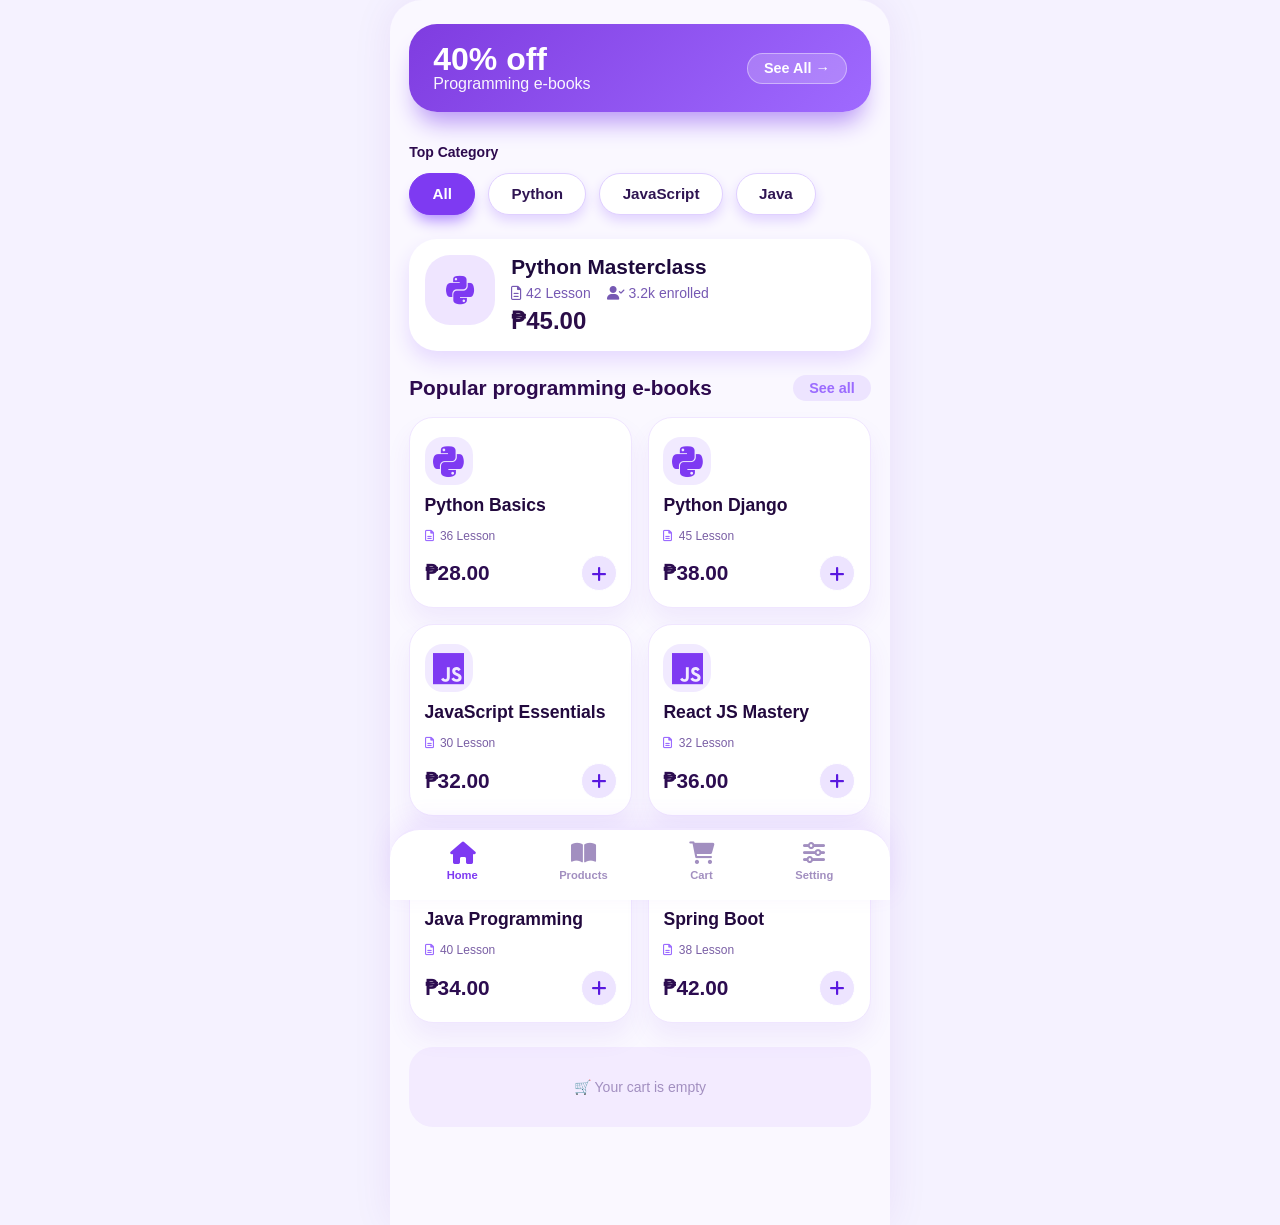
<file: index.html>
<!DOCTYPE html>
<html lang="en">
<head>
    <meta charset="UTF-8">
    <meta name="viewport" content="width=device-width, initial-scale=1.0, maximum-scale=1.0, user-scalable=yes">
    <title>CodeBooks · Home</title>
    <!-- Font Awesome -->
    <link rel="stylesheet" href="https://cdnjs.cloudflare.com/ajax/libs/font-awesome/6.0.0-beta3/css/all.min.css">
    <!-- Main CSS -->
    <link rel="stylesheet" href="style.css">
</head>
<body>
    <div class="app-wrapper">
        <div class="main-content">
            <!-- 40% OFF BANNER -->
            <div class="promo-banner">
                <div>
                    <h3>40% off</h3>
                    <p>Programming e-books</p>
                </div>
                <a href="shop.html" class="see-all-link">See All →</a>
            </div>

            <!-- TOP CATEGORY -->
            <h4 style="margin-bottom: 0.8rem; color:#2d0a4e;">Top Category</h4>
            <div class="category-chips">
                <span class="chip active" data-category="all">All</span>
                <span class="chip" data-category="python">Python</span>
                <span class="chip" data-category="javascript">JavaScript</span>
                <span class="chip" data-category="java">Java</span>
            </div>

            <!-- FEATURED COURSE -->
            <div class="featured-card">
                <div class="featured-content">
                    <div class="featured-icon"><i class="fab fa-python"></i></div>
                    <div class="featured-info">
                        <h3>Python Masterclass</h3>
                        <div class="featured-meta">
                            <span><i class="far fa-file-alt"></i> 42 Lesson</span>
                            <span><i class="fas fa-user-check"></i> 3.2k enrolled</span>
                        </div>
                        <div class="featured-price">₱45.00</div>
                    </div>
                </div>
            </div>

            <!-- POPULAR E-BOOKS SECTION -->
            <div class="section-header">
                <h4>Popular programming e-books</h4>
                <a href="shop.html" class="see-all">See all</a>
            </div>

            <div class="course-grid" id="homeProductsGrid"></div>

            <!-- CART PREVIEW -->
            <div class="cart-item-list" id="cartPreview"></div>
        </div>

        <!-- BOTTOM NAVIGATION -->
        <div class="bottom-nav">
            <a href="index.html" class="nav-item active"><i class="fas fa-home"></i><span>Home</span></a>
            <a href="shop.html" class="nav-item"><i class="fas fa-book-open"></i><span>Products</span></a>
            <a href="cart.html" class="nav-item"><i class="fas fa-shopping-cart"></i><span>Cart</span></a>
            <a href="settings.html" class="nav-item"><i class="fas fa-sliders-h"></i><span>Setting</span></a>
        </div>
    </div>

    <!-- Toast Notification -->
    <div id="globalToast" class="notif-toast"></div>

    <!-- JavaScript Files -->
    <script src="utils.js"></script>
    <script src="main.js"></script>
    <script src="cart.js"></script>
    <script src="checkout.js"></script>
    <script src="settings.js"></script>

    <script>
        // Category filter for home page
        let currentCategory = 'all';

        function renderHomeProducts() {
            const container = document.getElementById('homeProductsGrid');
            if (!container) return;
            
            let filteredBooks = booksData;
            if (currentCategory !== 'all') {
                filteredBooks = booksData.filter(b => b.category === currentCategory);
            }
            
            const booksToShow = filteredBooks.slice(0, 6);
            
            container.innerHTML = booksToShow.map(book => `
                <div class="ebook-card">
                    <div class="card-icon"><i class="${book.icon}"></i></div>
                    <div class="ebook-title">${book.title}</div>
                    <div class="ebook-meta">
                        <span><i class="far fa-file-alt"></i> ${book.lesson} Lesson</span>
                    </div>
                    <div class="price-row">
                        <span class="price">${formatCurrency(book.price)}</span>
                        <button class="add-btn" onclick="addToCart({id:'${book.id}', title:'${book.title}', price:${book.price}, category:'${book.category}', lesson:${book.lesson}, icon:'${book.icon}'})"><i class="fas fa-plus"></i></button>
                    </div>
                </div>
            `).join('');
        }

        // Setup category filters
        function setupHomeFilters() {
            const chips = document.querySelectorAll('.chip');
            chips.forEach(chip => {
                chip.addEventListener('click', function() {
                    chips.forEach(c => c.classList.remove('active'));
                    this.classList.add('active');
                    currentCategory = this.getAttribute('data-category');
                    renderHomeProducts();
                });
            });
        }

        // Update cart preview function (override from cart.js)
        function updateCartPreview() {
            const previewContainer = document.getElementById('cartPreview');
            if (!previewContainer) return;
            
            const itemCount = getCartItemCount();
            const total = getCartTotal();
            
            if (itemCount === 0) {
                previewContainer.innerHTML = '<div class="empty-cart">🛒 Your cart is empty</div>';
                return;
            }
            
            let itemsHtml = '';
            cartItems.slice(0, 3).forEach(item => {
                itemsHtml += `
                    <div class="cart-item">
                        <div>
                            <div class="cart-item-title">${item.title}</div>
                            <div class="cart-item-price">${formatCurrency(item.price)}</div>
                        </div>
                        <div style="display: flex; align-items: center; gap: 4px;">
                            <span style="font-size:0.8rem;">x${item.quantity || 1}</span>
                        </div>
                    </div>
                `;
            });
            
            if (cartItems.length > 3) {
                itemsHtml += `<div style="text-align:center; padding:0.5rem; color:#7a5fa5;">+${cartItems.length - 3} more items</div>`;
            }
            
            previewContainer.innerHTML = `
                <div style="display: flex; justify-content: space-between; align-items: center;">
                    <span class="cart-badge"><i class="fas fa-shopping-cart"></i> Cart (${itemCount})</span>
                    <a href="cart.html" style="font-size:0.8rem; color:#7e3af2;">View Cart →</a>
                </div>
                ${itemsHtml}
                <div class="cart-total">Total: ${formatCurrency(total)}</div>
                <a href="cart.html" class="checkout-btn" style="display:block; text-align:center; margin-top:0.8rem; text-decoration:none;">
                    <i class="fas fa-credit-card"></i> Checkout
                </a>
            `;
        }

        // Initialize home page
        document.addEventListener('DOMContentLoaded', function() {
            loadCart();
            renderHomeProducts();
            setupHomeFilters();
            updateCartPreview();
        });
    </script>
</body>
</html>
</file>
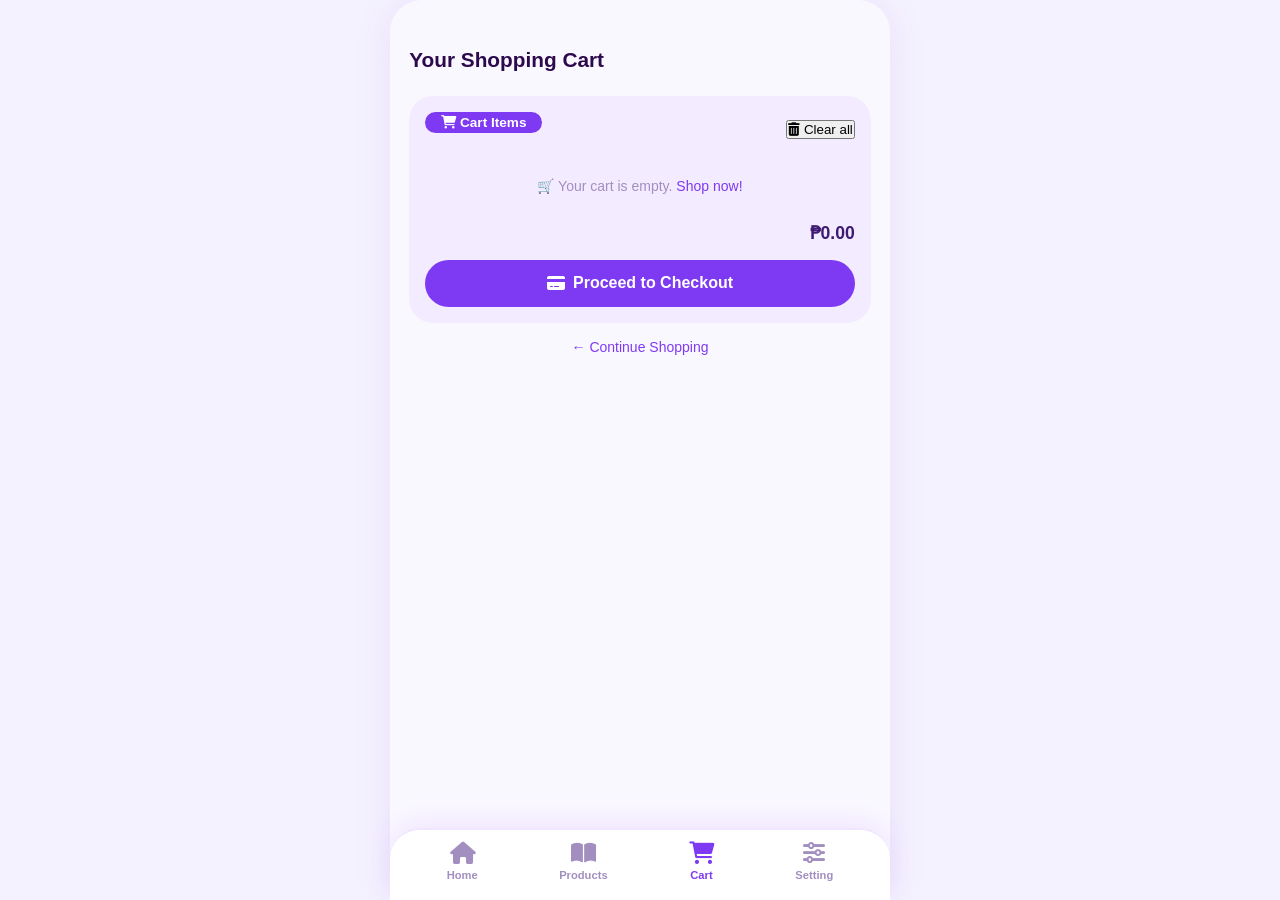
<file: cart.html>
<!DOCTYPE html>
<html lang="en">
<head>
    <meta charset="UTF-8">
    <meta name="viewport" content="width=device-width, initial-scale=1.0, maximum-scale=1.0, user-scalable=yes">
    <title>CodeBooks · Cart</title>
    <!-- Font Awesome -->
    <link rel="stylesheet" href="https://cdnjs.cloudflare.com/ajax/libs/font-awesome/6.0.0-beta3/css/all.min.css">
    <!-- Main CSS -->
    <link rel="stylesheet" href="style.css">
</head>
<body>
    <div class="app-wrapper">
        <div class="main-content">
            <!-- HEADER -->
            <div class="section-header">
                <h4>Your Shopping Cart</h4>
            </div>

            <!-- CART ITEMS -->
            <div class="cart-item-list">
                <div style="display: flex; justify-content: space-between; align-items: center; margin-bottom: 1rem;">
                    <span class="cart-badge"><i class="fas fa-shopping-cart"></i> Cart Items</span>
                    <button class="clear-cart" id="clearCartBtn"><i class="fas fa-trash-alt"></i> Clear all</button>
                </div>
                <div id="cartItemsContainer"></div>
                <div class="cart-total" id="cartTotal">₱0.00</div>
                <button class="checkout-btn" id="checkoutModalBtn"><i class="fas fa-credit-card"></i> Proceed to Checkout</button>
            </div>

            <!-- CONTINUE SHOPPING LINK -->
            <div style="text-align: center; margin-top: 1rem;">
                <a href="shop.html" style="color: #7e3af2; text-decoration: none;">← Continue Shopping</a>
            </div>
        </div>

        <!-- BOTTOM NAVIGATION -->
        <div class="bottom-nav">
            <a href="index.html" class="nav-item"><i class="fas fa-home"></i><span>Home</span></a>
            <a href="shop.html" class="nav-item"><i class="fas fa-book-open"></i><span>Products</span></a>
            <a href="cart.html" class="nav-item active"><i class="fas fa-shopping-cart"></i><span>Cart</span></a>
            <a href="settings.html" class="nav-item"><i class="fas fa-sliders-h"></i><span>Setting</span></a>
        </div>
    </div>

    <!-- CHECKOUT MODAL -->
    <div id="checkoutModal" class="modal-overlay">
        <div class="checkout-modal">
            <h3>Checkout</h3>
            <p>Complete your purchase</p>
            <div class="form-group">
                <label>Full Name</label>
                <input type="text" id="fullName" placeholder="Juan Dela Cruz">
            </div>
            <div class="form-group">
                <label>Address</label>
                <input type="text" id="address" placeholder="123 Street, City, Philippines">
            </div>
            <div class="form-group">
                <label>Payment Method</label>
                <select id="paymentMethod">
                    <option value="Credit Card">💳 Credit Card</option>
                    <option value="GCash">📱 GCash</option>
                    <option value="PayPal">🌐 PayPal</option>
                    <option value="Cash on Delivery">💰 Cash on Delivery</option>
                </select>
            </div>
            <div class="checkout-buttons">
                <button class="cancel-checkout" id="cancelCheckoutBtn">Cancel</button>
                <button class="confirm-checkout" id="confirmCheckoutBtn">Place Order</button>
            </div>
        </div>
    </div>

    <!-- Toast Notification -->
    <div id="globalToast" class="notif-toast"></div>

    <!-- JavaScript Files -->
    <script src="utils.js"></script>
    <script src="main.js"></script>
    <script src="cart.js"></script>
    <script src="checkout.js"></script>
    <script src="settings.js"></script>

    <script>
        // Override renderCartItems for cart page
        function renderCartItems() {
            const container = document.getElementById('cartItemsContainer');
            const totalDisplay = document.getElementById('cartTotal');
            
            if (!container) return;
            
            if (cartItems.length === 0) {
                container.innerHTML = '<div class="empty-cart">🛒 Your cart is empty. <a href="shop.html" style="color:#7e3af2;">Shop now!</a></div>';
                if (totalDisplay) totalDisplay.innerHTML = formatCurrency(0);
                return;
            }
            
            let html = '';
            cartItems.forEach(item => {
                const itemTotal = item.price * (item.quantity || 1);
                html += `
                    <div class="cart-item">
                        <div>
                            <div class="cart-item-title">${item.title}</div>
                            <div class="cart-item-price">${formatCurrency(item.price)}</div>
                        </div>
                        <div style="display: flex; align-items: center; gap: 8px;">
                            <button class="remove-item" onclick="updateQuantity('${item.id}', -1)" style="background:#ede4ff; width:28px; height:28px; border-radius:50%;">-</button>
                            <span style="font-weight:600;">${item.quantity || 1}</span>
                            <button class="remove-item" onclick="updateQuantity('${item.id}', 1)" style="background:#ede4ff; width:28px; height:28px; border-radius:50%;">+</button>
                            <button class="remove-item" onclick="removeFromCart('${item.id}')"><i class="fas fa-trash-alt"></i></button>
                        </div>
                    </div>
                `;
            });
            
            container.innerHTML = html;
            if (totalDisplay) totalDisplay.innerHTML = formatCurrency(getCartTotal());
        }

        // Initialize cart page
        document.addEventListener('DOMContentLoaded', function() {
            loadCart();
            renderCartItems();
            
            // Setup clear cart button
            const clearBtn = document.getElementById('clearCartBtn');
            if (clearBtn) {
                clearBtn.addEventListener('click', clearCart);
            }
        });
    </script>
</body>
</html>
</file>
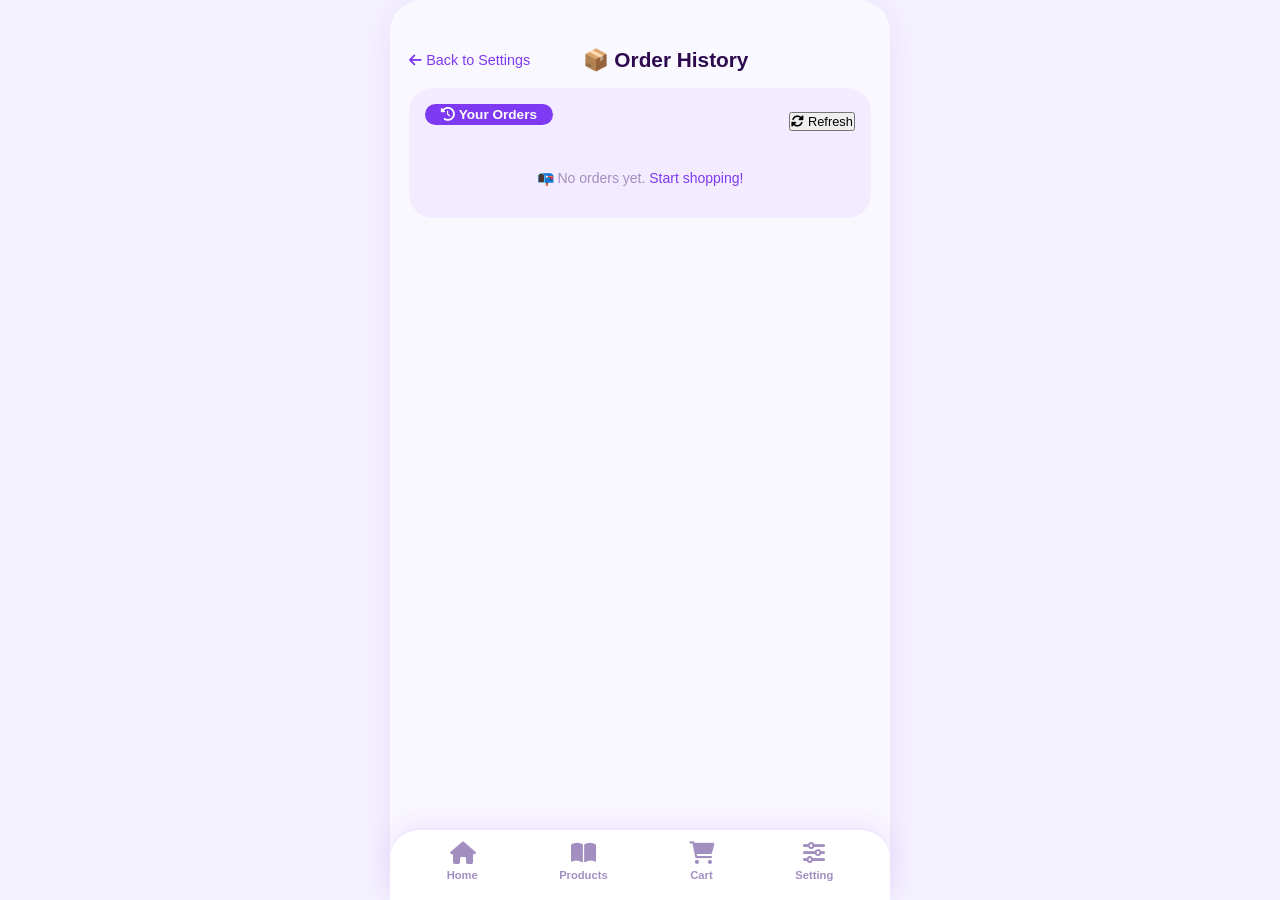
<file: order-history.html>
<!DOCTYPE html>
<html lang="en">
<head>
    <meta charset="UTF-8">
    <meta name="viewport" content="width=device-width, initial-scale=1.0, maximum-scale=1.0, user-scalable=yes">
    <title>CodeBooks · Order History</title>
    <!-- Font Awesome -->
    <link rel="stylesheet" href="https://cdnjs.cloudflare.com/ajax/libs/font-awesome/6.0.0-beta3/css/all.min.css">
    <!-- Main CSS -->
    <link rel="stylesheet" href="style.css">
</head>
<body>
    <div class="app-wrapper">
        <div class="main-content">
            <!-- HEADER WITH BACK BUTTON -->
            <div class="section-header">
                <a href="settings.html" style="color: #7e3af2; text-decoration: none; font-size: 0.9rem;">
                    <i class="fas fa-arrow-left"></i> Back to Settings
                </a>
                <h4 style="margin: 0;">📦 Order History</h4>
                <div style="width: 70px;"></div>
            </div>

            <!-- ORDERS LIST -->
            <div id="orderHistoryFullPage" class="cart-item-list" style="margin-top: 1rem;">
                <div style="display: flex; justify-content: space-between; align-items: center; margin-bottom: 1rem;">
                    <span class="cart-badge"><i class="fas fa-history"></i> Your Orders</span>
                    <button class="clear-cart" id="refreshOrdersBtn" style="font-size: 0.8rem;"><i class="fas fa-sync-alt"></i> Refresh</button>
                </div>
                <div id="ordersListContainer">
                    <!-- Orders will appear here -->
                    <div class="empty-cart">Loading...</div>
                </div>
            </div>
        </div>

        <!-- BOTTOM NAVIGATION -->
        <div class="bottom-nav">
            <a href="index.html" class="nav-item"><i class="fas fa-home"></i><span>Home</span></a>
            <a href="shop.html" class="nav-item"><i class="fas fa-book-open"></i><span>Products</span></a>
            <a href="cart.html" class="nav-item"><i class="fas fa-shopping-cart"></i><span>Cart</span></a>
            <a href="settings.html" class="nav-item"><i class="fas fa-sliders-h"></i><span>Setting</span></a>
        </div>
    </div>

    <!-- Toast Notification -->
    <div id="globalToast" class="notif-toast"></div>

    <!-- JavaScript Files -->
    <script src="utils.js"></script>
    <script src="main.js"></script>
    <script src="cart.js"></script>
    <script src="checkout.js"></script>
    <script src="settings.js"></script>

    <script>
        // Render full page order history
        function renderFullOrderHistory() {
            const container = document.getElementById('ordersListContainer');
            if (!container) return;
            
            loadOrders();
            
            if (orders.length === 0) {
                container.innerHTML = '<div class="empty-cart">📭 No orders yet. <a href="shop.html" style="color:#7e3af2;">Start shopping!</a></div>';
                return;
            }
            
            let html = '';
            orders.forEach(order => {
                const statusClass = order.status === 'Pending' ? 'status-pending' : 'status-completed';
                html += `
                    <div class="order-item" style="margin-bottom: 1rem;">
                        <div class="order-item-header">
                            <span class="order-date"><i class="far fa-calendar-alt"></i> ${order.date}</span>
                            <span class="order-status ${statusClass}">${order.status}</span>
                        </div>
                        <div class="order-details">
                            <div><i class="fas fa-user"></i> <strong>${escapeHtml(order.fullName)}</strong></div>
                            <div><i class="fas fa-map-marker-alt"></i> ${escapeHtml(order.address)}</div>
                            <div><i class="fas fa-credit-card"></i> Payment: ${order.paymentMethod}</div>
                            <div style="margin-top: 0.6rem; padding-top: 0.4rem; border-top: 1px dashed #cebef0;">
                                <strong>Items:</strong>
                                <div style="margin-top: 0.3rem;">
                                    ${order.items.map(item => `📘 ${item.title} x${item.quantity || 1} - ${formatCurrency(item.price)}`).join('<br>')}
                                </div>
                            </div>
                            <div style="margin-top: 0.6rem; font-weight:800; font-size:1.1rem;">Total: ${formatCurrency(order.total)}</div>
                        </div>
                    </div>
                `;
            });
            
            container.innerHTML = html;
        }

        // Initialize page
        document.addEventListener('DOMContentLoaded', function() {
            renderFullOrderHistory();
            
            const refreshBtn = document.getElementById('refreshOrdersBtn');
            if (refreshBtn) {
                refreshBtn.addEventListener('click', renderFullOrderHistory);
            }
        });
    </script>
</body>
</html>
</file>
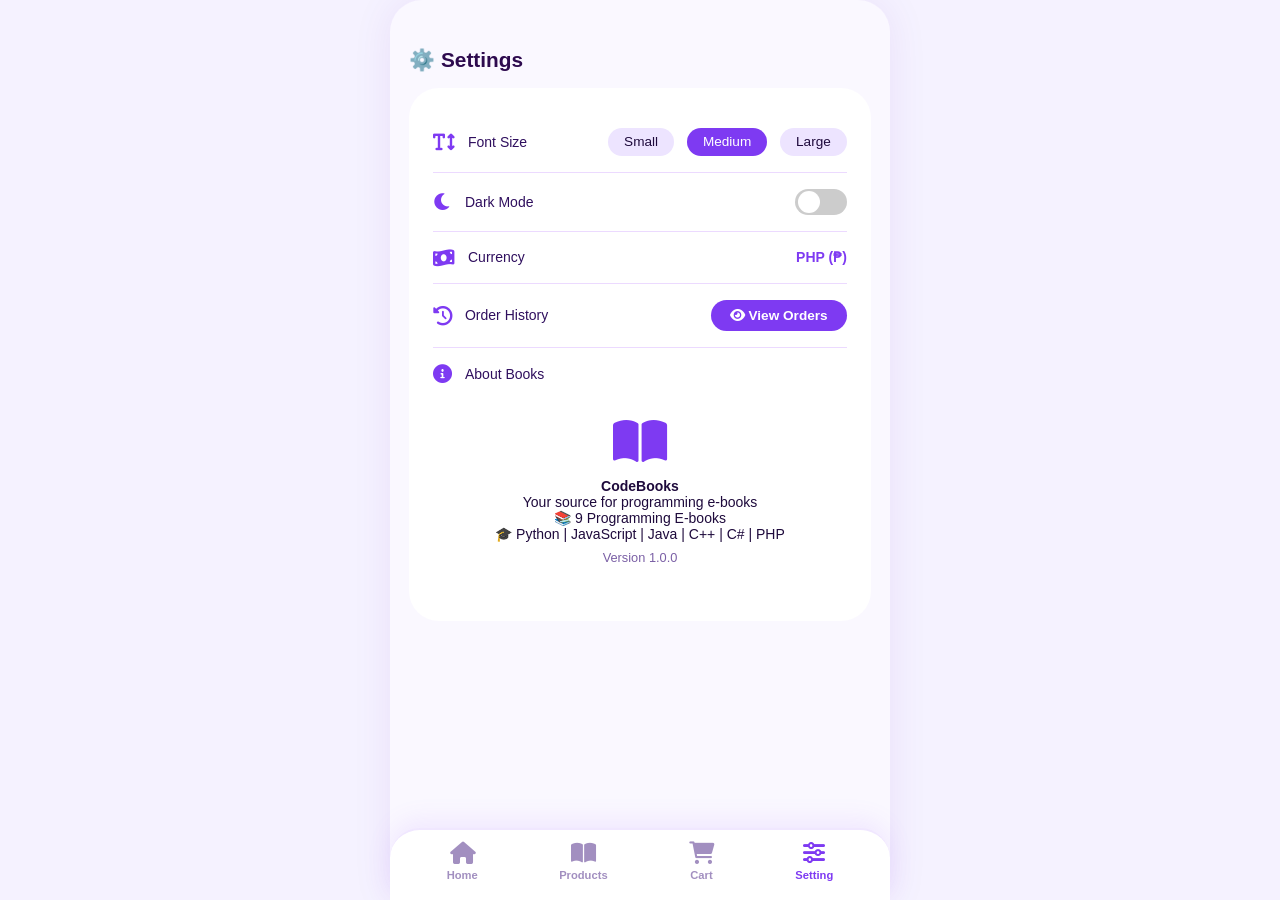
<file: settings.html>
<!DOCTYPE html>
<html lang="en">
<head>
    <meta charset="UTF-8">
    <meta name="viewport" content="width=device-width, initial-scale=1.0, maximum-scale=1.0, user-scalable=yes">
    <title>CodeBooks · Settings</title>
    <!-- Font Awesome -->
    <link rel="stylesheet" href="https://cdnjs.cloudflare.com/ajax/libs/font-awesome/6.0.0-beta3/css/all.min.css">
    <!-- Main CSS -->
    <link rel="stylesheet" href="style.css">
</head>
<body>
    <div class="app-wrapper">
        <div class="main-content">
            <!-- HEADER -->
            <div class="section-header">
                <h4>⚙️ Settings</h4>
            </div>

            <div class="settings-panel">
                <!-- FONT SIZE -->
                <div class="settings-item">
                    <div class="settings-label">
                        <i class="fas fa-text-height"></i>
                        <span>Font Size</span>
                    </div>
                    <div class="font-options">
                        <span class="font-option" data-size="small">Small</span>
                        <span class="font-option" data-size="medium">Medium</span>
                        <span class="font-option" data-size="large">Large</span>
                    </div>
                </div>

                <!-- DARK MODE -->
                <div class="settings-item">
                    <div class="settings-label">
                        <i class="fas fa-moon"></i>
                        <span>Dark Mode</span>
                    </div>
                    <div id="darkModeToggle" class="toggle-switch">
                        <div class="toggle-slider"></div>
                    </div>
                </div>

                <!-- CURRENCY -->
                <div class="settings-item">
                    <div class="settings-label">
                        <i class="fas fa-money-bill-wave"></i>
                        <span>Currency</span>
                    </div>
                    <div style="font-weight: 600; color: #7e3af2;">PHP (₱)</div>
                </div>

                <!-- ORDER HISTORY - BUTTON TO NEW PAGE -->
                <div class="settings-item">
                    <div class="settings-label">
                        <i class="fas fa-history"></i>
                        <span>Order History</span>
                    </div>
                    <a href="order-history.html" class="checkout-btn" style="display: inline-block; width: auto; padding: 0.5rem 1.2rem; margin: 0; text-decoration: none; font-size: 0.85rem;">
                        <i class="fas fa-eye"></i> View Orders
                    </a>
                </div>

                <!-- ABOUT BOOKS -->
                <div class="settings-item" style="flex-direction: column; align-items: flex-start;">
                    <div class="settings-label">
                        <i class="fas fa-info-circle"></i>
                        <span>About Books</span>
                    </div>
                    <div class="about-content" style="width: 100%;">
                        <div class="about-icon">
                            <i class="fas fa-book-open"></i>
                        </div>
                        <h4>CodeBooks</h4>
                        <p>Your source for programming e-books</p>
                        <p>📚 9 Programming E-books</p>
                        <p>🎓 Python | JavaScript | Java | C++ | C# | PHP</p>
                        <div class="about-version">Version 1.0.0</div>
                    </div>
                </div>
            </div>
        </div>

        <!-- BOTTOM NAVIGATION -->
        <div class="bottom-nav">
            <a href="index.html" class="nav-item"><i class="fas fa-home"></i><span>Home</span></a>
            <a href="shop.html" class="nav-item"><i class="fas fa-book-open"></i><span>Products</span></a>
            <a href="cart.html" class="nav-item"><i class="fas fa-shopping-cart"></i><span>Cart</span></a>
            <a href="settings.html" class="nav-item active"><i class="fas fa-sliders-h"></i><span>Setting</span></a>
        </div>
    </div>

    <!-- Toast Notification -->
    <div id="globalToast" class="notif-toast"></div>

    <!-- JavaScript Files -->
    <script src="utils.js"></script>
    <script src="main.js"></script>
    <script src="cart.js"></script>
    <script src="checkout.js"></script>
    <script src="settings.js"></script>
</body>
</html>
</file>
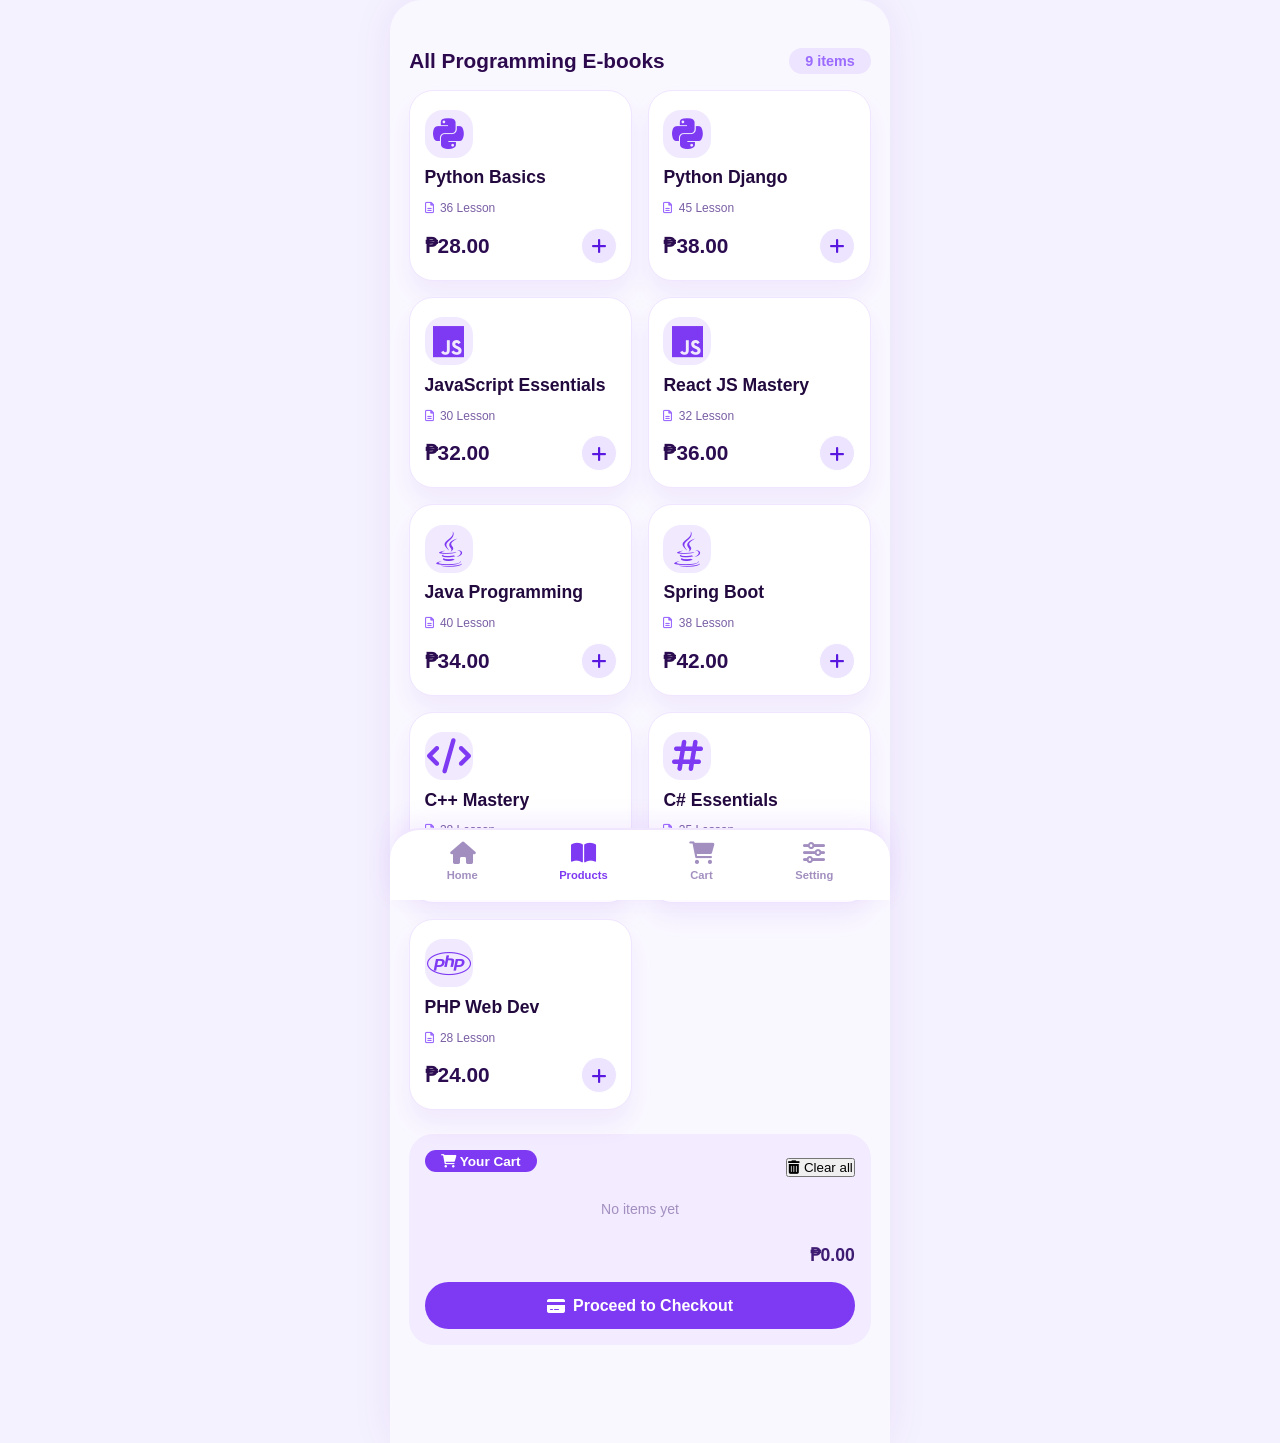
<file: shop.html>
<!DOCTYPE html>
<html lang="en">
<head>
    <meta charset="UTF-8">
    <meta name="viewport" content="width=device-width, initial-scale=1.0, maximum-scale=1.0, user-scalable=yes">
    <title>CodeBooks · Shop</title>
    <!-- Font Awesome -->
    <link rel="stylesheet" href="https://cdnjs.cloudflare.com/ajax/libs/font-awesome/6.0.0-beta3/css/all.min.css">
    <!-- Main CSS -->
    <link rel="stylesheet" href="style.css">
</head>
<body>
    <div class="app-wrapper">
        <div class="main-content">
            <!-- HEADER -->
            <div class="section-header">
                <h4>All Programming E-books</h4>
                <span class="see-all" id="productCount"></span>
            </div>

            <!-- PRODUCTS GRID -->
            <div class="course-grid" id="productsGrid"></div>

            <!-- CART PREVIEW -->
            <div class="cart-item-list">
                <div style="display: flex; justify-content: space-between; align-items: center;">
                    <span class="cart-badge"><i class="fas fa-shopping-cart"></i> Your Cart</span>
                    <button class="clear-cart" id="clearCartBtn"><i class="fas fa-trash-alt"></i> Clear all</button>
                </div>
                <div id="cartItemsList"></div>
                <div class="cart-total" id="cartTotalDisplay">₱0.00</div>
                <button class="checkout-btn" id="checkoutModalBtn"><i class="fas fa-credit-card"></i> Proceed to Checkout</button>
            </div>
        </div>

        <!-- BOTTOM NAVIGATION -->
        <div class="bottom-nav">
            <a href="index.html" class="nav-item"><i class="fas fa-home"></i><span>Home</span></a>
            <a href="shop.html" class="nav-item active"><i class="fas fa-book-open"></i><span>Products</span></a>
            <a href="cart.html" class="nav-item"><i class="fas fa-shopping-cart"></i><span>Cart</span></a>
            <a href="settings.html" class="nav-item"><i class="fas fa-sliders-h"></i><span>Setting</span></a>
        </div>
    </div>

    <!-- CHECKOUT MODAL -->
    <div id="checkoutModal" class="modal-overlay">
        <div class="checkout-modal">
            <h3>Checkout</h3>
            <p>Complete your purchase</p>
            <div class="form-group">
                <label>Full Name</label>
                <input type="text" id="fullName" placeholder="Juan Dela Cruz">
            </div>
            <div class="form-group">
                <label>Address</label>
                <input type="text" id="address" placeholder="123 Street, City, Philippines">
            </div>
            <div class="form-group">
                <label>Payment Method</label>
                <select id="paymentMethod">
                    <option value="Credit Card">💳 Credit Card</option>
                    <option value="GCash">📱 GCash</option>
                    <option value="PayPal">🌐 PayPal</option>
                    <option value="Cash on Delivery">💰 Cash on Delivery</option>
                </select>
            </div>
            <div class="checkout-buttons">
                <button class="cancel-checkout" id="cancelCheckoutBtn">Cancel</button>
                <button class="confirm-checkout" id="confirmCheckoutBtn">Place Order</button>
            </div>
        </div>
    </div>

    <!-- Toast Notification -->
    <div id="globalToast" class="notif-toast"></div>

    <!-- JavaScript Files -->
    <script src="utils.js"></script>
    <script src="main.js"></script>
    <script src="cart.js"></script>
    <script src="checkout.js"></script>
    <script src="settings.js"></script>

    <script>
        // Render all products on shop page
        function renderAllProducts() {
            const container = document.getElementById('productsGrid');
            if (!container) return;
            
            container.innerHTML = booksData.map(book => `
                <div class="ebook-card">
                    <div class="card-icon"><i class="${book.icon}"></i></div>
                    <div class="ebook-title">${book.title}</div>
                    <div class="ebook-meta">
                        <span><i class="far fa-file-alt"></i> ${book.lesson} Lesson</span>
                    </div>
                    <div class="price-row">
                        <span class="price">${formatCurrency(book.price)}</span>
                        <button class="add-btn" onclick="addToCart({id:'${book.id}', title:'${book.title}', price:${book.price}, category:'${book.category}', lesson:${book.lesson}, icon:'${book.icon}'})"><i class="fas fa-plus"></i></button>
                    </div>
                </div>
            `).join('');
            
            const countSpan = document.getElementById('productCount');
            if (countSpan) countSpan.innerHTML = `${booksData.length} items`;
        }

        // Render cart items list
        function renderCartList() {
            const container = document.getElementById('cartItemsList');
            const totalDisplay = document.getElementById('cartTotalDisplay');
            
            if (!container) return;
            
            if (cartItems.length === 0) {
                container.innerHTML = '<div class="empty-cart">No items yet</div>';
                if (totalDisplay) totalDisplay.innerHTML = formatCurrency(0);
                return;
            }
            
            let html = '';
            cartItems.forEach(item => {
                html += `
                    <div class="cart-item">
                        <div>
                            <div class="cart-item-title">${item.title}</div>
                            <div class="cart-item-price">${formatCurrency(item.price)}</div>
                        </div>
                        <div style="display: flex; align-items: center; gap: 8px;">
                            <button class="remove-item" onclick="updateQuantity('${item.id}', -1)" style="background:#ede4ff; width:28px; height:28px; border-radius:50%;">-</button>
                            <span style="font-weight:600;">${item.quantity || 1}</span>
                            <button class="remove-item" onclick="updateQuantity('${item.id}', 1)" style="background:#ede4ff; width:28px; height:28px; border-radius:50%;">+</button>
                            <button class="remove-item" onclick="removeFromCart('${item.id}')"><i class="fas fa-trash-alt"></i></button>
                        </div>
                    </div>
                `;
            });
            
            container.innerHTML = html;
            if (totalDisplay) totalDisplay.innerHTML = formatCurrency(getCartTotal());
        }

        // Override renderCartItems for shop page
        window.renderCartItems = renderCartList;

        // Initialize shop page
        document.addEventListener('DOMContentLoaded', function() {
            loadCart();
            renderAllProducts();
            renderCartList();
            
            // Setup clear cart button
            const clearBtn = document.getElementById('clearCartBtn');
            if (clearBtn) {
                clearBtn.addEventListener('click', clearCart);
            }
        });
    </script>
</body>
</html>
</file>
<file: style.css>
/* ========================================
   CODEBOOKS E-COMMERCE - PURPLE THEME
   style.css - Main Stylesheet
   ======================================== */

/* ---------- RESET & GLOBAL ---------- */
* {
    margin: 0;
    padding: 0;
    box-sizing: border-box;
}

body {
    font-family: 'Inter', -apple-system, BlinkMacSystemFont, 'Segoe UI', Roboto, sans-serif;
    background: #f5f2ff;
    color: #1e0a3c;
    transition: background 0.3s ease, color 0.3s ease;
}

/* Dark Mode Variables */
body.dark-mode {
    background: #1a0a2e;
    color: #e0d4ff;
}

body.dark-mode .app-wrapper {
    background: #1e0e36;
}

body.dark-mode .ebook-card,
body.dark-mode .cart-item-list,
body.dark-mode .settings-panel,
body.dark-mode .featured-card,
body.dark-mode .checkout-modal {
    background: #2d1b4e;
    border-color: #4a2e7a;
}

body.dark-mode .ebook-title,
body.dark-mode .section-header h4,
body.dark-mode .cart-item-title {
    color: #e0d4ff;
}

body.dark-mode .price {
    color: #c4a8ff;
}

body.dark-mode .add-btn {
    background: #4a2e7a;
    color: #c4a8ff;
}

body.dark-mode .add-btn:hover {
    background: #7e3af2;
    color: white;
}

body.dark-mode .chip {
    background: #2d1b4e;
    color: #c4a8ff;
    border-color: #4a2e7a;
}

body.dark-mode .chip.active {
    background: #7e3af2;
    color: white;
}

body.dark-mode .bottom-nav {
    background: #1e0e36;
    border-top-color: #4a2e7a;
}

body.dark-mode .nav-item {
    color: #7a5fa5;
}

body.dark-mode .nav-item.active {
    color: #9f6aff;
}

body.dark-mode .promo-banner {
    background: linear-gradient(135deg, #5a1eb8, #8b4aff);
}

body.dark-mode .cart-badge {
    background: #9f6aff;
}

body.dark-mode .checkout-btn {
    background: #9f6aff;
}

body.dark-mode .checkout-btn:hover {
    background: #b28aff;
}

body.dark-mode input,
body.dark-mode select {
    background: #2d1b4e;
    border-color: #4a2e7a;
    color: #e0d4ff;
}

body.dark-mode input::placeholder {
    color: #7a5fa5;
}

/* Font Size Classes */
body.font-small {
    font-size: 12px;
}

body.font-medium {
    font-size: 14px;
}

body.font-large {
    font-size: 16px;
}

body.font-small .ebook-title { font-size: 0.95rem; }
body.font-medium .ebook-title { font-size: 1.1rem; }
body.font-large .ebook-title { font-size: 1.25rem; }

body.font-small .price { font-size: 1.1rem; }
body.font-medium .price { font-size: 1.3rem; }
body.font-large .price { font-size: 1.5rem; }

/* ---------- APP WRAPPER ---------- */
.app-wrapper {
    max-width: 500px;
    width: 100%;
    margin: 0 auto;
    background: #faf8ff;
    box-shadow: 0 0 40px rgba(106, 13, 173, 0.08);
    border-radius: 32px 32px 0 0;
    overflow: hidden;
    display: flex;
    flex-direction: column;
    position: relative;
    min-height: 100vh;
    transition: background 0.3s ease;
}

/* ---------- MAIN CONTENT ---------- */
.main-content {
    flex: 1;
    overflow-y: auto;
    padding: 1.5rem 1.2rem 90px;
    scroll-behavior: smooth;
}

/* ---------- PROMO BANNER ---------- */
.promo-banner {
    background: linear-gradient(135deg, #7f3ce0, #9f6aff);
    padding: 1.2rem 1.5rem;
    border-radius: 28px;
    margin-bottom: 2rem;
    color: white;
    display: flex;
    justify-content: space-between;
    align-items: center;
    box-shadow: 0 18px 25px -8px #b794f6;
}

.promo-banner h3 {
    font-size: 2rem;
    font-weight: 800;
    line-height: 1;
}

.promo-banner p {
    font-size: 1rem;
    font-weight: 500;
    opacity: 0.95;
}

.promo-banner .see-all-link {
    background: rgba(255,255,255,0.2);
    padding: 0.4rem 1rem;
    border-radius: 40px;
    font-size: 0.9rem;
    font-weight: 600;
    border: 1px solid rgba(255,255,255,0.4);
    cursor: pointer;
    text-decoration: none;
    color: white;
}

/* ---------- SECTION HEADER ---------- */
.section-header {
    display: flex;
    justify-content: space-between;
    align-items: center;
    margin: 1.5rem 0 1rem;
}

.section-header h4 {
    font-size: 1.3rem;
    font-weight: 700;
    color: #2d0a4e;
    transition: color 0.3s ease;
}

.section-header .see-all {
    color: #9b6bff;
    font-weight: 600;
    font-size: 0.9rem;
    background: #ede4ff;
    padding: 0.3rem 1rem;
    border-radius: 30px;
    cursor: pointer;
    text-decoration: none;
}

body.dark-mode .section-header .see-all {
    background: #4a2e7a;
    color: #c4a8ff;
}

/* ---------- CATEGORY CHIPS ---------- */
.category-chips {
    display: flex;
    gap: 0.8rem;
    margin-bottom: 1.5rem;
    flex-wrap: wrap;
}

.chip {
    background: white;
    padding: 0.7rem 1.4rem;
    border-radius: 40px;
    font-weight: 600;
    font-size: 0.95rem;
    box-shadow: 0 6px 12px #e2d4ff;
    color: #2f1552;
    border: 1px solid #e0d0ff;
    cursor: pointer;
    transition: all 0.2s;
}

.chip.active {
    background: #7e3af2;
    color: white;
    border-color: #7e3af2;
    box-shadow: 0 10px 15px -5px #ad85ff;
}

/* ---------- FEATURED CARD ---------- */
.featured-card {
    background: white;
    border-radius: 28px;
    padding: 1rem;
    margin-bottom: 1.5rem;
    box-shadow: 0 10px 20px #e6d9ff;
    transition: background 0.3s ease;
}

.featured-content {
    display: flex;
    gap: 1rem;
}

.featured-icon {
    background: #efe5ff;
    width: 70px;
    height: 70px;
    border-radius: 25px;
    display: flex;
    align-items: center;
    justify-content: center;
    font-size: 2rem;
    color: #7e3af2;
}

.featured-info h3 {
    font-size: 1.3rem;
}

.featured-meta {
    display: flex;
    gap: 1rem;
    margin: 0.4rem 0;
    color: #7659b3;
}

.featured-price {
    font-weight: 800;
    font-size: 1.5rem;
    color: #2b0d48;
}

/* ---------- COURSE GRID (E-BOOK CARDS) ---------- */
.course-grid {
    display: grid;
    grid-template-columns: 1fr 1fr;
    gap: 1rem;
    margin-bottom: 0.5rem;
}

.ebook-card {
    background: white;
    border-radius: 24px;
    padding: 1.2rem 0.9rem 1rem;
    box-shadow: 0 15px 25px rgba(128, 70, 234, 0.08);
    transition: all 0.15s;
    border: 1px solid #f0e6ff;
    display: flex;
    flex-direction: column;
}

.ebook-card:hover {
    transform: translateY(-4px);
    box-shadow: 0 22px 30px #dacdff;
}

.card-icon {
    font-size: 2.2rem;
    margin-bottom: 0.6rem;
    color: #7e3af2;
    background: #f1eaff;
    width: 48px;
    height: 48px;
    display: flex;
    align-items: center;
    justify-content: center;
    border-radius: 18px;
}

.ebook-title {
    font-weight: 700;
    font-size: 1.1rem;
    color: #22093e;
    margin-bottom: 0.3rem;
}

.ebook-meta {
    display: flex;
    gap: 0.8rem;
    font-size: 0.75rem;
    color: #7a5fa5;
    font-weight: 500;
    margin: 0.5rem 0 0.3rem;
}

.ebook-meta span i {
    margin-right: 3px;
    color: #9b6bff;
}

.price-row {
    display: flex;
    justify-content: space-between;
    align-items: center;
    margin-top: 0.5rem;
}

.price {
    font-weight: 800;
    font-size: 1.3rem;
    color: #2c0c50;
}

.add-btn {
    background: #ede4ff;
    border: none;
    width: 36px;
    height: 36px;
    border-radius: 50%;
    color: #5918df;
    font-size: 1.1rem;
    display: flex;
    align-items: center;
    justify-content: center;
    cursor: pointer;
    transition: 0.2s;
    border: 1px solid white;
}

.add-btn:hover {
    background: #7e3af2;
    color: white;
}

/* ---------- BOTTOM NAVIGATION ---------- */
.bottom-nav {
    background: white;
    display: flex;
    justify-content: space-around;
    align-items: center;
    padding: 0.8rem 1rem 1.2rem;
    border-top: 2px solid #f0e7ff;
    box-shadow: 0 -8px 25px rgba(158, 91, 255, 0.1);
    border-radius: 30px 30px 0 0;
    position: fixed;
    bottom: 0;
    left: 50%;
    transform: translateX(-50%);
    width: 100%;
    max-width: 500px;
    z-index: 1000;
    transition: background 0.3s ease;
}

.nav-item {
    display: flex;
    flex-direction: column;
    align-items: center;
    color: #a28fc0;
    font-size: 0.75rem;
    font-weight: 600;
    transition: 0.2s;
    cursor: pointer;
    text-decoration: none;
}

.nav-item i {
    font-size: 1.4rem;
    margin-bottom: 4px;
}

.nav-item.active {
    color: #7e3af2;
}

.nav-item span {
    font-size: 0.7rem;
    font-weight: 600;
}

/* ---------- CART STYLING ---------- */
.cart-item-list {
    background: #f3ebff;
    border-radius: 24px;
    padding: 1rem;
    margin: 1.5rem 0 0.5rem;
    transition: background 0.3s ease;
}

.cart-badge {
    background: #7e3af2;
    color: white;
    border-radius: 30px;
    padding: 0.2rem 1rem;
    font-weight: 600;
    font-size: 0.85rem;
    display: inline-block;
    margin-bottom: 0.8rem;
}

.cart-item {
    display: flex;
    justify-content: space-between;
    align-items: center;
    font-size: 0.9rem;
    padding: 0.6rem 0;
    border-bottom: 1px dashed #cebef0;
}

.cart-item:last-child {
    border-bottom: none;
}

.cart-item-title {
    font-weight: 500;
    color: #2d0a4e;
}

.cart-item-price {
    font-weight: 600;
    color: #7e3af2;
}

.remove-item {
    color: #b28aff;
    cursor: pointer;
    font-size: 0.9rem;
    transition: 0.2s;
    background: none;
    border: none;
}

.remove-item:hover {
    color: #d14b4b;
}

.cart-total {
    font-weight: 800;
    color: #3f1c73;
    margin-top: 0.8rem;
    text-align: right;
    font-size: 1.1rem;
}

.empty-cart {
    text-align: center;
    color: #a28fc0;
    padding: 1rem;
}

/* ---------- CHECKOUT MODAL ---------- */
.modal-overlay {
    position: fixed;
    top: 0;
    left: 0;
    width: 100%;
    height: 100%;
    background: rgba(0,0,0,0.5);
    display: flex;
    align-items: center;
    justify-content: center;
    z-index: 2000;
    visibility: hidden;
    opacity: 0;
    transition: 0.2s;
}

.modal-overlay.active {
    visibility: visible;
    opacity: 1;
}

.checkout-modal {
    background: white;
    max-width: 400px;
    width: 90%;
    border-radius: 32px;
    padding: 1.8rem;
    box-shadow: 0 30px 50px rgba(0,0,0,0.2);
}

.checkout-modal h3 {
    font-size: 1.5rem;
    color: #2d0a4e;
    margin-bottom: 0.5rem;
}

.checkout-modal p {
    color: #7a5fa5;
    margin-bottom: 1.5rem;
    font-size: 0.9rem;
}

.form-group {
    margin-bottom: 1.2rem;
}

.form-group label {
    display: block;
    font-weight: 600;
    color: #2d0a4e;
    margin-bottom: 0.4rem;
    font-size: 0.85rem;
}

.form-group input, .form-group select {
    width: 100%;
    padding: 0.9rem;
    border: 1.5px solid #e0d0ff;
    border-radius: 20px;
    font-size: 0.9rem;
    background: #fefcff;
    transition: 0.2s;
}

.form-group input:focus, .form-group select:focus {
    outline: none;
    border-color: #7e3af2;
}

.checkout-buttons {
    display: flex;
    gap: 1rem;
    margin-top: 1.5rem;
}

.checkout-buttons button {
    flex: 1;
    padding: 0.8rem;
    border-radius: 40px;
    font-weight: 700;
    cursor: pointer;
    border: none;
    transition: 0.2s;
}

.confirm-checkout {
    background: #7e3af2;
    color: white;
}

.cancel-checkout {
    background: #ede4ff;
    color: #5918df;
}

.checkout-btn {
    background: #7e3af2;
    border: none;
    width: 100%;
    padding: 0.9rem;
    border-radius: 40px;
    color: white;
    font-weight: 700;
    font-size: 1rem;
    margin-top: 1rem;
    cursor: pointer;
    transition: 0.2s;
    display: flex;
    align-items: center;
    justify-content: center;
    gap: 8px;
}

.checkout-btn:hover {
    background: #9f6aff;
}

/* ---------- SETTINGS PANEL ---------- */
.settings-panel {
    background: white;
    border-radius: 30px;
    padding: 1.5rem;
    margin-top: 1rem;
    transition: background 0.3s ease;
}

.settings-item {
    padding: 1rem 0;
    border-bottom: 1px solid #ecdaff;
    display: flex;
    justify-content: space-between;
    align-items: center;
    flex-wrap: wrap;
    gap: 1rem;
}

.settings-item:last-child {
    border-bottom: none;
}

.settings-label {
    display: flex;
    align-items: center;
    gap: 0.8rem;
    font-weight: 500;
    color: #2f0f5e;
}

.settings-label i {
    font-size: 1.2rem;
    color: #7e3af2;
}

/* Font size options */
.font-options {
    display: flex;
    gap: 0.8rem;
}

.font-option {
    padding: 0.4rem 1rem;
    border-radius: 40px;
    background: #ede4ff;
    cursor: pointer;
    font-size: 0.85rem;
    transition: 0.2s;
}

.font-option.active {
    background: #7e3af2;
    color: white;
}

/* Toggle Switch */
.toggle-switch {
    position: relative;
    width: 52px;
    height: 26px;
    background: #ccc;
    border-radius: 26px;
    cursor: pointer;
    transition: 0.3s;
}

.toggle-switch.active {
    background: #7e3af2;
}

.toggle-slider {
    position: absolute;
    width: 22px;
    height: 22px;
    background: white;
    border-radius: 50%;
    top: 2px;
    left: 3px;
    transition: 0.3s;
}

.toggle-switch.active .toggle-slider {
    left: 27px;
}

/* Order History List */
.order-list {
    margin-top: 0.5rem;
}

.order-item {
    background: #f3ebff;
    border-radius: 16px;
    padding: 0.8rem;
    margin-bottom: 0.8rem;
}

.order-item-header {
    display: flex;
    justify-content: space-between;
    margin-bottom: 0.4rem;
}

.order-date {
    font-size: 0.75rem;
    color: #7a5fa5;
}

.order-status {
    font-size: 0.7rem;
    padding: 0.2rem 0.6rem;
    border-radius: 20px;
    font-weight: 600;
}

.status-pending {
    background: #ffd966;
    color: #664d00;
}

.status-completed {
    background: #a5d6a5;
    color: #1a4d1a;
}

.order-details {
    font-size: 0.85rem;
}

/* About Section */
.about-content {
    text-align: center;
    padding: 1rem;
}

.about-icon {
    font-size: 3rem;
    color: #7e3af2;
    margin-bottom: 0.5rem;
}

.about-version {
    font-size: 0.8rem;
    color: #7a5fa5;
    margin-top: 0.5rem;
}

/* Notification Toast */
.notif-toast {
    position: fixed;
    bottom: 90px;
    left: 50%;
    transform: translateX(-50%);
    background: #3c1c77;
    color: white;
    padding: 0.8rem 1.8rem;
    border-radius: 60px;
    font-weight: 500;
    box-shadow: 0 20px 35px #b28aff;
    z-index: 99;
    transition: opacity 0.2s;
    opacity: 0;
    pointer-events: none;
}

.notif-toast.show {
    opacity: 1;
}

/* Links */
a {
    text-decoration: none;
    color: inherit;
}
/* ---------- COLLAPSIBLE ORDER HISTORY ADDITIONS ---------- */
#orderHistoryToggle:hover {
    background: rgba(126, 58, 242, 0.1);
    border-radius: 12px;
    transition: background 0.2s;
}

#orderHistoryContainer {
    transition: all 0.3s ease;
}

#orderHistoryList {
    max-height: 400px;
    overflow-y: auto;
    padding-right: 5px;
}

#orderHistoryList::-webkit-scrollbar {
    width: 4px;
}

#orderHistoryList::-webkit-scrollbar-track {
    background: #ede4ff;
    border-radius: 10px;
}

#orderHistoryList::-webkit-scrollbar-thumb {
    background: #7e3af2;
    border-radius: 10px;
}

/* Dark mode scrollbar */
body.dark-mode #orderHistoryList::-webkit-scrollbar-track {
    background: #4a2e7a;
}

body.dark-mode #orderHistoryList::-webkit-scrollbar-thumb {
    background: #9f6aff;
}
/* ========================================
   DARK MODE BUTTON FIXES - para makita ang text
   ======================================== */

/* Add to cart buttons in dark mode */
body.dark-mode .add-btn {
    background: #4a2e7a;
    color: #e0d4ff;
    border: 1px solid #6b46b0;
}

body.dark-mode .add-btn:hover {
    background: #7e3af2;
    color: white;
}

/* Quantity buttons (- / +) in dark mode */
body.dark-mode .remove-item {
    background: #4a2e7a !important;
    color: #e0d4ff !important;
}

body.dark-mode .remove-item:hover {
    background: #7e3af2 !important;
    color: white !important;
}

/* Checkout button in dark mode */
body.dark-mode .checkout-btn {
    background: #7e3af2;
    color: white;
}

body.dark-mode .checkout-btn:hover {
    background: #9f6aff;
}

/* Clear cart button in dark mode */
body.dark-mode .clear-cart {
    background: #4a2e7a;
    border-color: #6b46b0;
    color: #e0d4ff;
}

body.dark-mode .clear-cart:hover {
    background: #7e3af2;
    color: white;
}

/* Cart badge in dark mode */
body.dark-mode .cart-badge {
    background: #7e3af2;
    color: white;
}

/* See all links in dark mode */
body.dark-mode .section-header .see-all {
    background: #4a2e7a;
    color: #c4a8ff;
}

/* Font option buttons in dark mode */
body.dark-mode .font-option {
    background: #4a2e7a;
    color: #e0d4ff;
}

body.dark-mode .font-option.active {
    background: #7e3af2;
    color: white;
}

/* Toggle switch in dark mode */
body.dark-mode .toggle-switch {
    background: #4a2e7a;
}

body.dark-mode .toggle-switch.active {
    background: #7e3af2;
}

/* Order item background in dark mode */
body.dark-mode .order-item {
    background: #2d1b4e;
}

/* Back button in dark mode */
body.dark-mode .section-header a {
    color: #9f6aff !important;
}

/* Refresh button in dark mode */
body.dark-mode #refreshOrdersBtn {
    background: #4a2e7a;
    border-color: #6b46b0;
    color: #e0d4ff;
}

body.dark-mode #refreshOrdersBtn:hover {
    background: #7e3af2;
    color: white;
}

/* Cart total in dark mode */
body.dark-mode .cart-total {
    color: #c4a8ff;
}

/* Price text in dark mode */
body.dark-mode .price {
    color: #c4a8ff;
}

/* Featured card in dark mode */
body.dark-mode .featured-card {
    background: #2d1b4e;
}

body.dark-mode .featured-price {
    color: #c4a8ff;
}

body.dark-mode .featured-meta {
    color: #a28fc0;
}

body.dark-mode .featured-icon {
    background: #4a2e7a;
    color: #9f6aff;
}

/* Modal in dark mode */
body.dark-mode .checkout-modal {
    background: #2d1b4e;
}

body.dark-mode .checkout-modal h3 {
    color: #e0d4ff;
}

body.dark-mode .form-group label {
    color: #c4a8ff;
}

body.dark-mode .form-group input,
body.dark-mode .form-group select {
    background: #1e0e36;
    border-color: #4a2e7a;
    color: #e0d4ff;
}

body.dark-mode .cancel-checkout {
    background: #4a2e7a;
    color: #c4a8ff;
}

body.dark-mode .confirm-checkout {
    background: #7e3af2;
    color: white;
}
</file>
